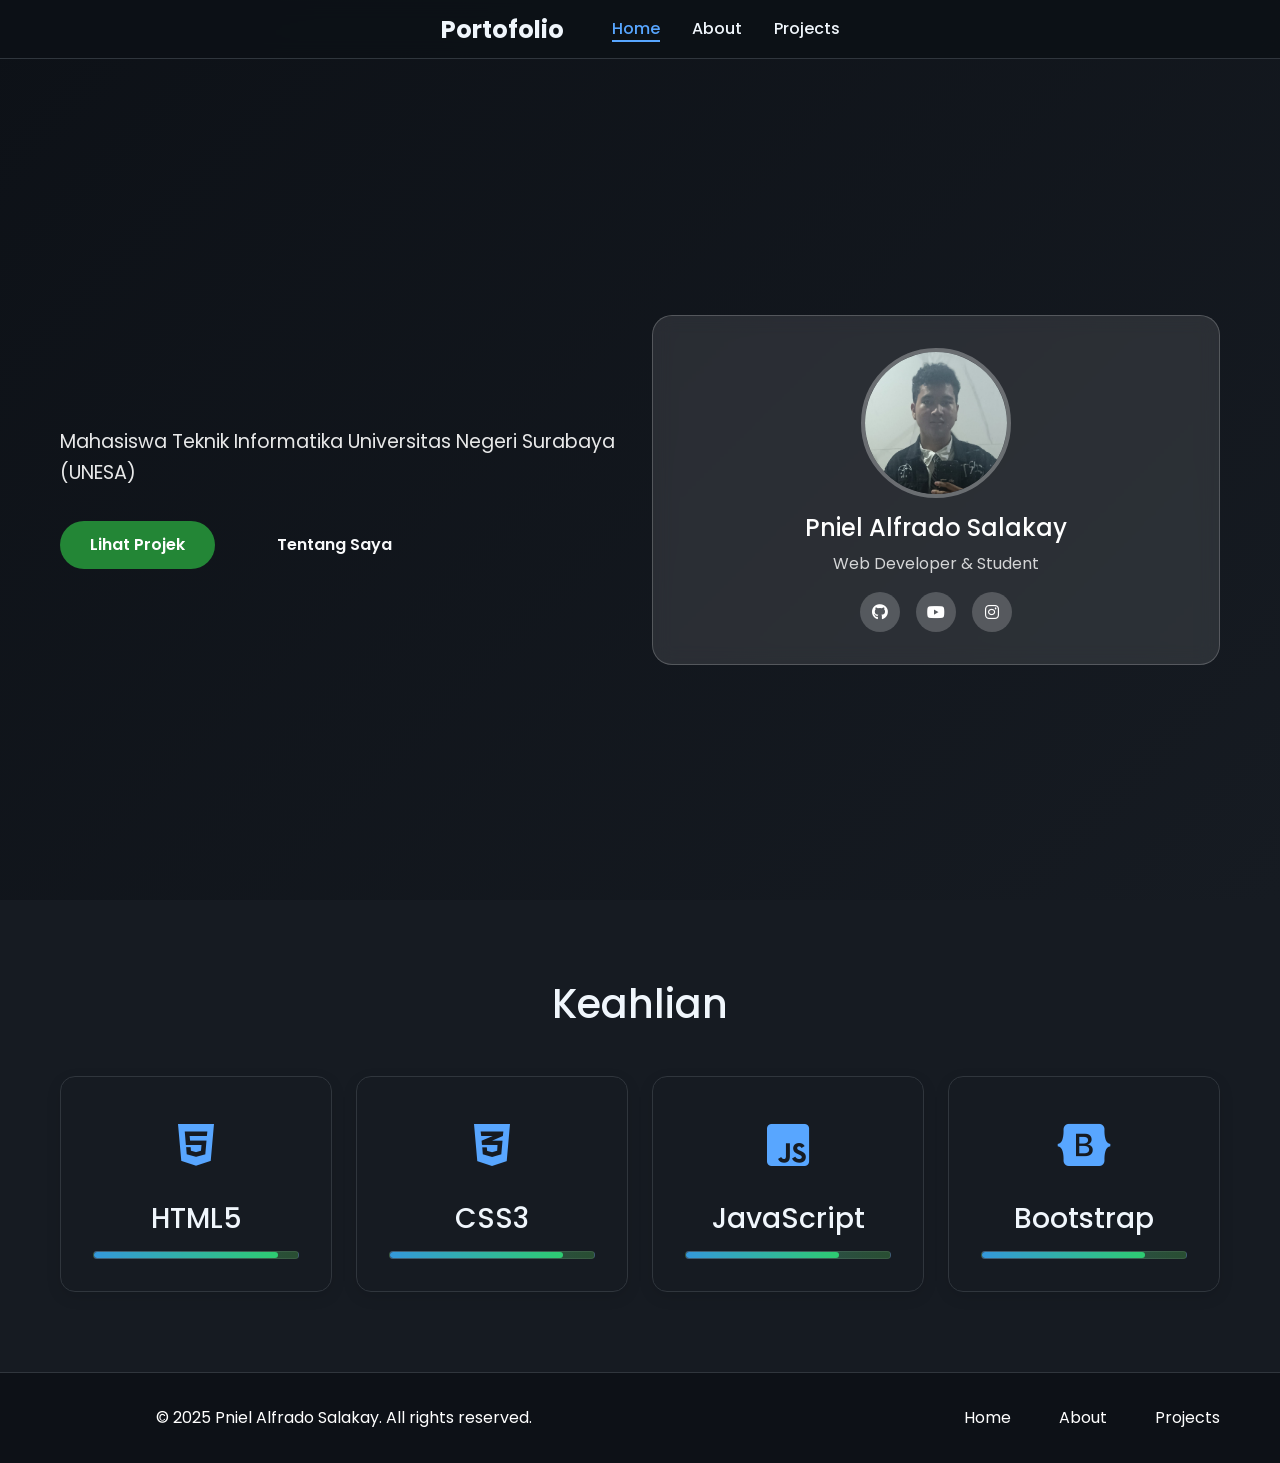
<file: index.html>
<!DOCTYPE html>
<html lang="id">
<head>
    <meta charset="UTF-8">
    <meta name="viewport" content="width=device-width, initial-scale=1.0">
    
    <!-- Title -->
    <title>Portofolio - Pniel Alfrado Salakay</title>
    
    <!-- Bootstrap CSS -->
    <link href="https://cdn.jsdelivr.net/npm/bootstrap@5.3.0/dist/css/bootstrap.min.css" rel="stylesheet">
    <link href="https://cdnjs.cloudflare.com/ajax/libs/font-awesome/6.0.0/css/all.min.css" rel="stylesheet">
    <link href="https://fonts.googleapis.com/css2?family=Poppins:wght@300;400;500;600;700&display=swap" rel="stylesheet">
    <link rel="stylesheet" href="style.css">
</head>
<body>

    <nav class="navbar">
        <div class="nav-container">
            <!-- Logo/Brand -->
            <div class="nav-logo">
                <a href="index.html">Portofolio</a>
            </div>
            
            <!-- Navigation Menu -->
            <ul class="nav-menu">
                <li class="nav-item">
                    <a href="index.html" class="nav-link active">Home</a>
                </li>
                <li class="nav-item">
                    <a href="about.html" class="nav-link">About</a>
                </li>
                <li class="nav-item">
                    <a href="projects.html" class="nav-link">Projects</a>
                </li>
            </ul>
            
            <!-- Mobile Menu Toggle (Hamburger) -->
            <div class="hamburger">
                <span class="bar"></span>
                <span class="bar"></span>
                <span class="bar"></span>
            </div>
        </div>
    </nav>

    <section class="hero">
        <div class="container">
            <div class="row align-items-center">
                <!-- Hero Content (Text) -->
                <div class="col-lg-6 col-md-12">
                    <div class="hero-content">
                        <h1 class="hero-title">
                            Halo, Saya <span class="highlight">Pniel Alfrado Salakay</span>
                        </h1>
                        <p class="hero-subtitle">
                            Mahasiswa Teknik Informatika Universitas Negeri Surabaya (UNESA)
                        </p>
                        <div class="hero-buttons">
                            <a href="projects.html" class="btn btn-primary me-3">Lihat Projek</a>
                            <a href="about.html" class="btn btn-outline-light">Tentang Saya</a>
                        </div>
                    </div>
                </div>
                
                <!-- Hero Image (Profile Card) -->
                <div class="col-lg-6 col-md-12">
                    <div class="hero-image">
                <div class="profile-card">
                    <div class="profile-img">
                        <img src="./CVK.png" alt="Profile Picture" id="profile-pic">
                    </div>
                    <div class="profile-info">
                        <h3>Pniel Alfrado Salakay</h3>
                        <p>Web Developer & Student</p>
                        <div class="social-links">
                            <a href="https://github.com/Hexkrofon" class="social-link"><i class="fab fa-github"></i></a>
                            <a href="https://www.youtube.com/@alfrado4444" class="social-link"><i class="fab fa-youtube"></i></a>
                            <a href="https://www.instagram.com/alfrado.pdf/" class="social-link"><i class="fab fa-instagram"></i></a>
                        </div>
                    </div>
                </div>
            </div>
        </div>
    </section>

    <section class="skills">
        <div class="container">
            <h2 class="section-title text-center mb-5">Keahlian</h2>
            <div class="row g-4">
                <!-- HTML5 Skill Card -->
                <div class="col-lg-3 col-md-6 col-sm-12">
                    <div class="skill-card">
                        <div class="skill-icon">
                            <i class="fab fa-html5"></i>
                        </div>
                        <h3>HTML5</h3>
                        <div class="skill-bar">
                            <div class="skill-progress" data-width="90%"></div>
                        </div>
                    </div>
                </div>
                
                <!-- CSS3 Skill Card -->
                <div class="col-lg-3 col-md-6 col-sm-12">
                    <div class="skill-card">
                        <div class="skill-icon">
                            <i class="fab fa-css3-alt"></i>
                        </div>
                        <h3>CSS3</h3>
                        <div class="skill-bar">
                            <div class="skill-progress" data-width="85%"></div>
                        </div>
                    </div>
                </div>
                
                <!-- JavaScript Skill Card -->
                <div class="col-lg-3 col-md-6 col-sm-12">
                    <div class="skill-card">
                        <div class="skill-icon">
                            <i class="fab fa-js-square"></i>
                        </div>
                        <h3>JavaScript</h3>
                        <div class="skill-bar">
                            <div class="skill-progress" data-width="75%"></div>
                        </div>
                    </div>
                </div>
                
                <!-- Bootstrap Skill Card -->
                <div class="col-lg-3 col-md-6 col-sm-12">
                    <div class="skill-card">
                        <div class="skill-icon">
                            <i class="fab fa-bootstrap"></i>
                        </div>
                        <h3>Bootstrap</h3>
                        <div class="skill-bar">
                            <div class="skill-progress" data-width="80%"></div>
                        </div>
                    </div>
                </div>
            </div>
        </div>
    </section>

    <footer class="footer">
        <div class="container">
            <div class="row align-items-center">
                <div class="col-md-6">
                    <p class="mb-0">&copy; 2025 Pniel Alfrado Salakay. All rights reserved.</p>
                </div>
                <div class="col-md-6">
                    <div class="footer-links d-flex justify-content-md-end justify-content-center">
                        <a href="index.html" class="me-3">Home</a>
                        <a href="about.html" class="me-3">About</a>
                        <a href="projects.html">Projects</a>
                    </div>
                </div>
            </div>
        </div>
    </footer>

    <!-- Bootstrap JS -->
    <script src="https://cdn.jsdelivr.net/npm/bootstrap@5.3.0/dist/js/bootstrap.bundle.min.js"></script>
    <!-- Custom JavaScript -->
    <script src="script.js"></script>
</body>
</html>
</file>
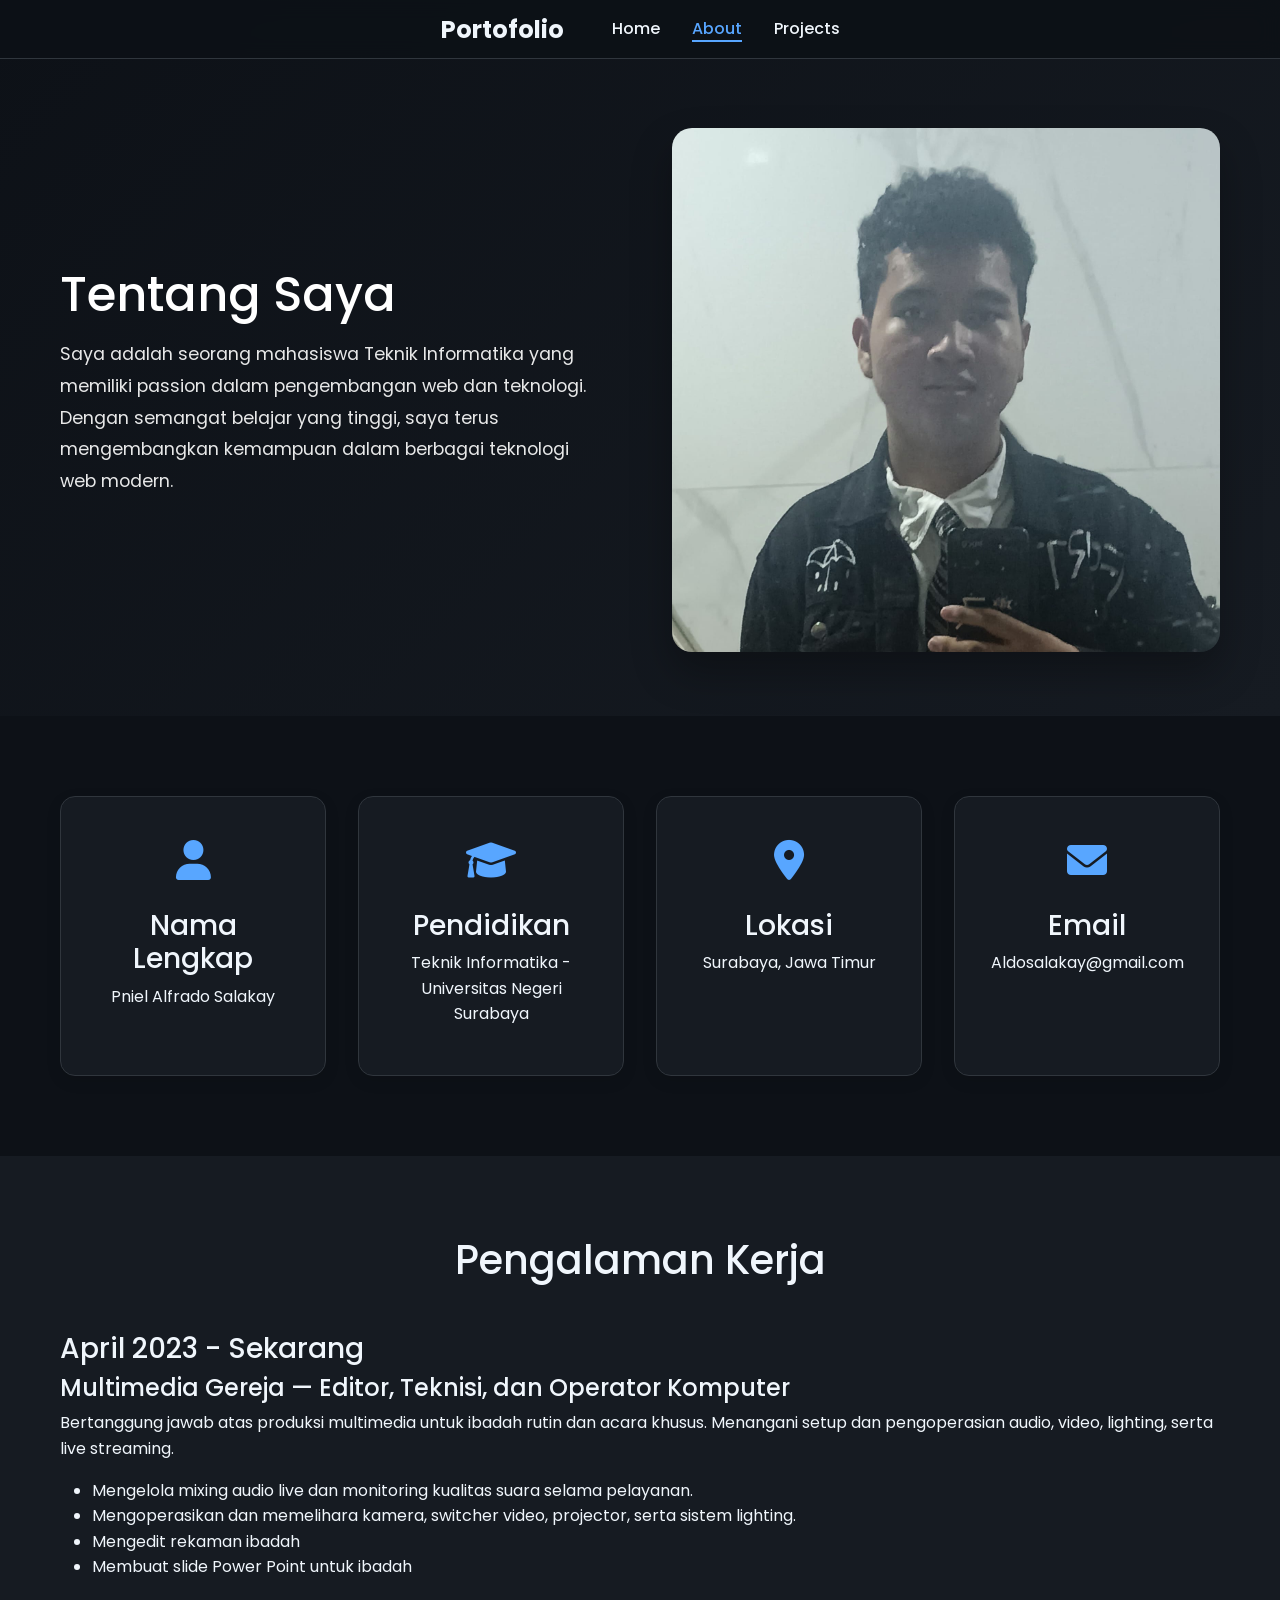
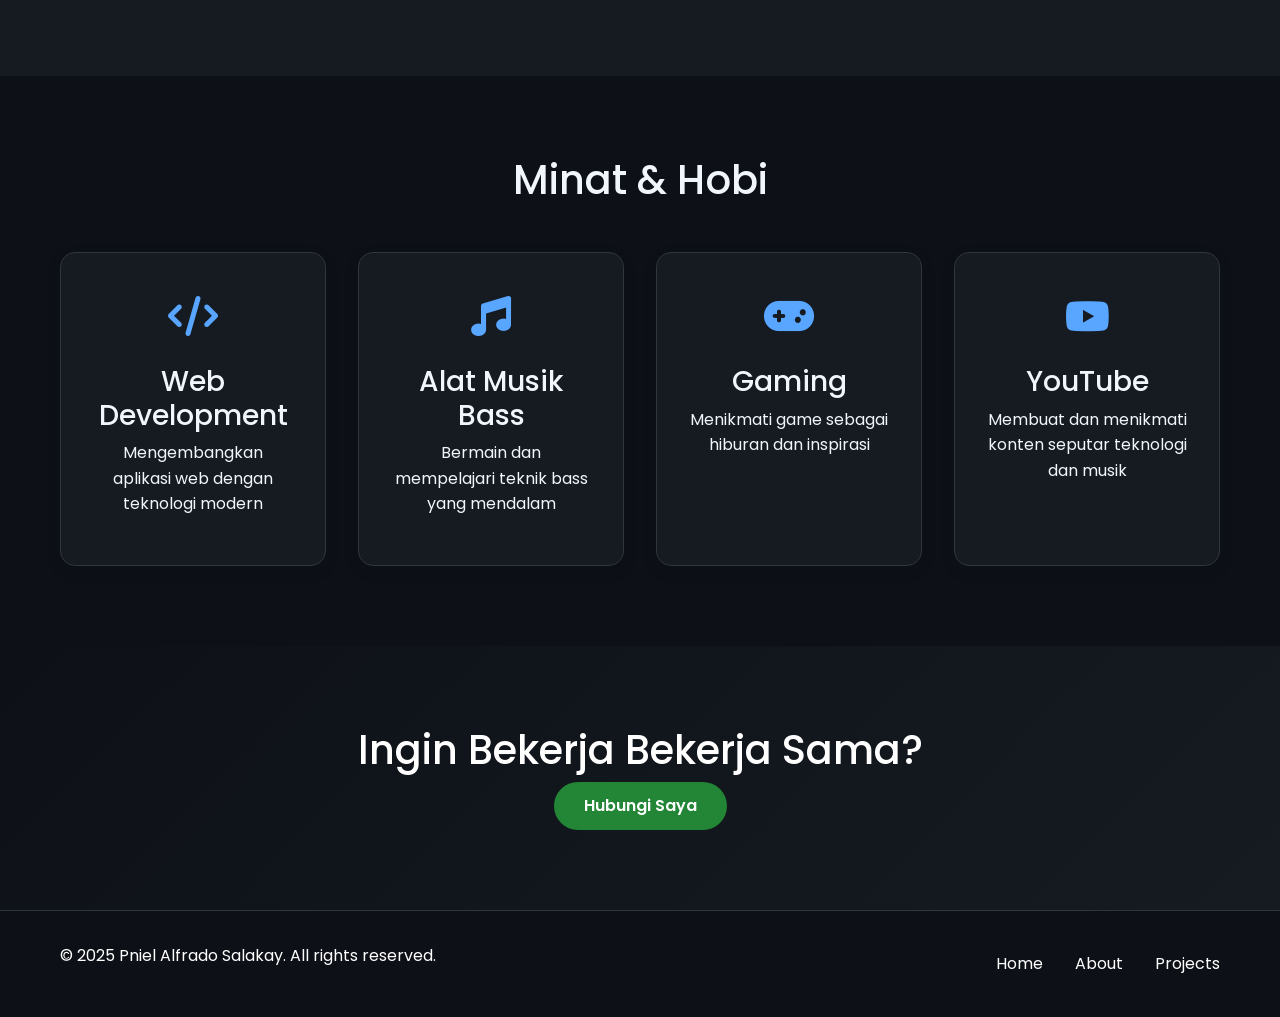
<file: about.html>
<!DOCTYPE html>
<html lang="id">
<head>
    <meta charset="UTF-8">
    <meta name="viewport" content="width=device-width, initial-scale=1.0">
    <title>About - Pniel Alfrado Salakay</title>
    <!-- Bootstrap CSS -->
    <link href="https://cdn.jsdelivr.net/npm/bootstrap@5.3.0/dist/css/bootstrap.min.css" rel="stylesheet">
    <link href="https://cdnjs.cloudflare.com/ajax/libs/font-awesome/6.0.0/css/all.min.css" rel="stylesheet">
    <link href="https://fonts.googleapis.com/css2?family=Poppins:wght@300;400;500;600;700&display=swap" rel="stylesheet">
    <link rel="stylesheet" href="style.css">
</head>
<body>
    <!-- Navigation -->
    <nav class="navbar">
        <div class="nav-container">
            <div class="nav-logo">
                <a href="index.html">Portofolio</a>
            </div>
            <ul class="nav-menu">
                <li class="nav-item">
                    <a href="index.html" class="nav-link">Home</a>
                </li>
                <li class="nav-item">
                    <a href="about.html" class="nav-link active">About</a>
                </li>
                <li class="nav-item">
                    <a href="projects.html" class="nav-link">Projects</a>
                </li>
            </ul>
            <div class="hamburger">
                <span class="bar"></span>
                <span class="bar"></span>
                <span class="bar"></span>
            </div>
        </div>
    </nav>

    <section class="about-hero">
        <div class="container">
            <div class="about-content">
                <!-- About Text Content -->
                <div class="about-text">
                    <h1 class="about-title">Tentang Saya</h1>
                    <p class="about-description">
                        Saya adalah seorang mahasiswa Teknik Informatika yang memiliki passion dalam pengembangan web dan teknologi. 
                        Dengan semangat belajar yang tinggi, saya terus mengembangkan kemampuan dalam berbagai teknologi web modern.
                    </p>
                </div>
                
                <!-- About Image -->
                <div class="about-image">
                    <img src="./CVK.png" alt="Pniel Alfrado Salakay" class="about-img">
                </div>
            </div>
        </div>
    </section>

    <section class="personal-info">
        <div class="container">
            <div class="info-grid">
                <!-- Nama Lengkap -->
                <div class="info-card">
                    <div class="info-icon">
                        <i class="fas fa-user"></i>
                    </div>
                    <h3>Nama Lengkap</h3>
                    <p>Pniel Alfrado Salakay</p>
                </div>
                
                <!-- Pendidikan -->
                <div class="info-card">
                    <div class="info-icon">
                        <i class="fas fa-graduation-cap"></i>
                    </div>
                    <h3>Pendidikan</h3>
                    <p>Teknik Informatika - Universitas Negeri Surabaya</p>
                </div>
                
                <!-- Lokasi -->
                <div class="info-card">
                    <div class="info-icon">
                        <i class="fas fa-map-marker-alt"></i>
                    </div>
                    <h3>Lokasi</h3>
                    <p>Surabaya, Jawa Timur</p>
                </div>
                
                <!-- Email -->
                <div class="info-card">
                    <div class="info-icon">
                        <i class="fas fa-envelope"></i>
                    </div>
                    <h3>Email</h3>
                    <p>Aldosalakay@gmail.com</p>
                </div>
            </div>
        </div>
    </section>

    <section class="work">
    <div class="container">
        <h2 class="section-title">Pengalaman Kerja</h2>

        <div class="timeline">
            <div class="timeline-item">
                <div class="timeline-marker"></div>
                <div class="timeline-content">
                    <h3 class="timeline-date">April 2023 - Sekarang</h3>
                    <h4>Multimedia Gereja — Editor, Teknisi, dan Operator Komputer</h4>
                    <p>
                        Bertanggung jawab atas produksi multimedia untuk ibadah rutin dan acara khusus. Menangani setup dan pengoperasian audio, video, lighting, serta live streaming.
                    </p>
                    <ul>
                        <li>Mengelola mixing audio live dan monitoring kualitas suara selama pelayanan.</li>
                        <li>Mengoperasikan dan memelihara kamera, switcher video, projector, serta sistem lighting.</li>
                        <li>Mengedit rekaman ibadah</li>
                        <li>Membuat slide Power Point untuk ibadah</li>
                    </ul>
                </div>
            </div>
        </div>
    </div>
</section>

    <section class="interests">
        <div class="container">
            <h2 class="section-title">Minat & Hobi</h2>
            <div class="interests-grid">
                <!-- Web Development -->
                <div class="interest-card">
                    <div class="interest-icon">
                        <i class="fas fa-code"></i>
                    </div>
                    <h3>Web Development</h3>
                    <p>Mengembangkan aplikasi web dengan teknologi modern</p>
                </div>
                
                <!-- Alat Musik Bass -->
                <div class="interest-card">
                    <div class="interest-icon">
                        <i class="fas fa-music"></i>
                    </div>
                    <h3>Alat Musik Bass</h3>
                    <p>Bermain dan mempelajari teknik bass yang mendalam</p>
                </div>
                
                <!-- Gaming -->
                <div class="interest-card">
                    <div class="interest-icon">
                        <i class="fas fa-gamepad"></i>
                    </div>
                    <h3>Gaming</h3>
                    <p>Menikmati game sebagai hiburan dan inspirasi</p>
                </div>
                
                <!-- YouTube -->
                <div class="interest-card">
                    <div class="interest-icon">
                        <i class="fab fa-youtube"></i>
                    </div>
                    <h3>YouTube</h3>
                    <p>Membuat dan menikmati konten seputar teknologi dan musik</p>
                </div>
            </div>
        </div>
    </section>

    <section class="contact-cta">
        <div class="container">
            <div class="cta-content">
                <h1>Ingin Bekerja Bekerja Sama?</h1>
                <a href="https://wa.me/6285259934134" class="btn btn-primary">Hubungi Saya</a>
            </div>
        </div>
    </section>

    <footer class="footer">
        <div class="container">
            <div class="footer-content">
                <p>&copy; 2025 Pniel Alfrado Salakay. All rights reserved.</p>
                <div class="footer-links">
                    <a href="index.html">Home</a>
                    <a href="about.html">About</a>
                    <a href="projects.html">Projects</a>
                </div>
            </div>
        </div>
    </footer>

    <!-- Bootstrap JS -->
    <script src="https://cdn.jsdelivr.net/npm/bootstrap@5.3.0/dist/js/bootstrap.bundle.min.js"></script>
    <!-- Custom JavaScript -->
    <script src="script.js"></script>
</body>
</html>
</file>
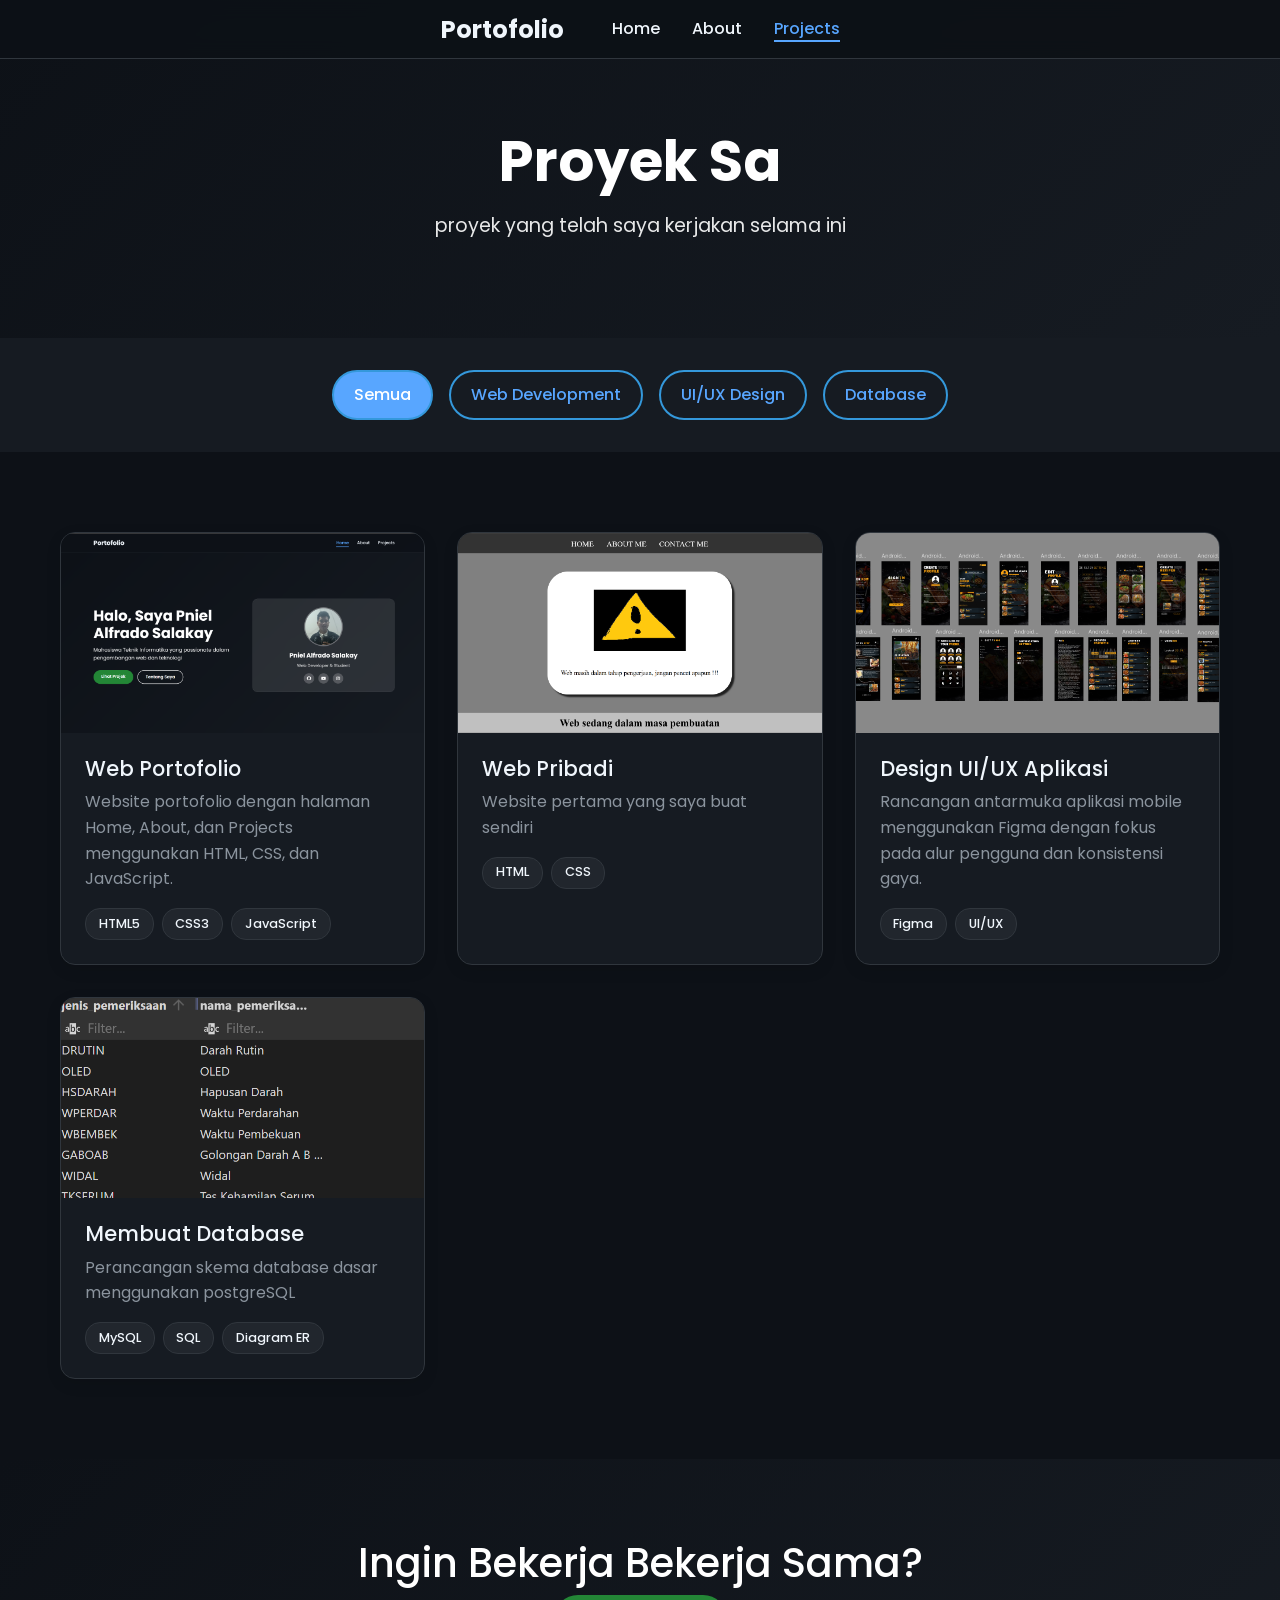
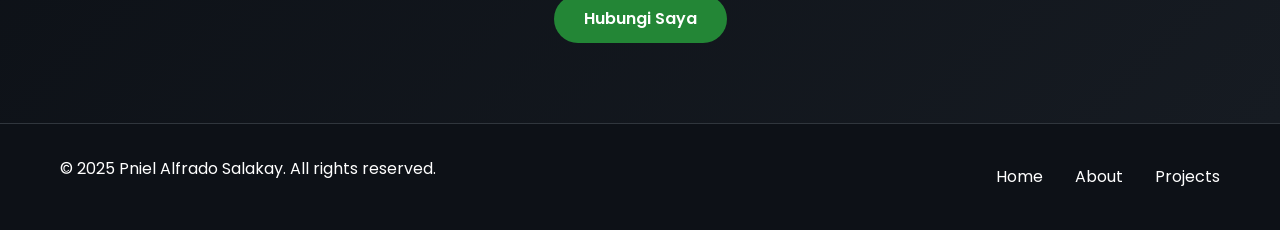
<file: projects.html>
<!DOCTYPE html>
<html lang="id">
<head>
    <meta charset="UTF-8">
    <meta name="viewport" content="width=device-width, initial-scale=1.0">    
    <title>Projects - Pniel Alfrado Salakay</title>
    <!-- Bootstrap CSS -->
    <link href="https://cdn.jsdelivr.net/npm/bootstrap@5.3.0/dist/css/bootstrap.min.css" rel="stylesheet">
    <link href="https://cdnjs.cloudflare.com/ajax/libs/font-awesome/6.0.0/css/all.min.css" rel="stylesheet">
    <link href="https://fonts.googleapis.com/css2?family=Poppins:wght@300;400;500;600;700&display=swap" rel="stylesheet">
    <link rel="stylesheet" href="style.css">
</head>
<body>
    <!-- Navigation -->
    <nav class="navbar">
        <div class="nav-container">
            <div class="nav-logo">
                <a href="index.html">Portofolio</a>
            </div>
            <ul class="nav-menu">
                <li class="nav-item">
                    <a href="index.html" class="nav-link">Home</a>
                </li>
                <li class="nav-item">
                    <a href="about.html" class="nav-link">About</a>
                </li>
                <li class="nav-item">
                    <a href="projects.html" class="nav-link active">Projects</a>
                </li>
            </ul>
            <div class="hamburger">
                <span class="bar"></span>
                <span class="bar"></span>
                <span class="bar"></span>
            </div>
        </div>
    </nav>

    <section class="projects-hero">
        <div class="container">
            <div class="hero-content">
                <h1 class="hero-title">Proyek Saya</h1>
                <p class="hero-subtitle">
                    proyek yang telah saya kerjakan selama ini
                </p>
            </div>
        </div>
    </section>


    <section class="project-filter">
        <div class="container">
            <div class="filter-buttons">
                <button class="filter-btn active" data-filter="all">Semua</button>
                <button class="filter-btn" data-filter="web">Web Development</button>
                <button class="filter-btn" data-filter="design">UI/UX Design</button>
                <button class="filter-btn" data-filter="database">Database</button>
            </div>
        </div>
    </section>

    <section class="projects-grid">
        <div class="container">
            <div class="projects-container">
                <!-- Project 1: Web Portofolio -->
                <div class="project-card" data-category="web">
                    <div class="project-image">
                        <img src="Port.png" alt="Web Portofolio">
                        <div class="project-overlay">
                            <div class="project-links">
                                <a href="https://hexkrofon.github.io/Portofolio/" class="project-link"><i class="fas fa-external-link-alt"></i></a>
                                <a href="https://github.com/Hexkrofon/Portofolio" class="project-link"><i class="fab fa-github"></i></a>
                            </div>
                        </div>
                    </div>
                    <div class="project-content">
                        <h3 class="project-title">Web Portofolio</h3>
                        <p class="project-description">
                            Website portofolio dengan halaman Home, About, dan Projects menggunakan HTML, CSS, dan JavaScript.
                        </p>
                        <div class="project-tech">
                            <span class="tech-tag">HTML5</span>
                            <span class="tech-tag">CSS3</span>
                            <span class="tech-tag">JavaScript</span>
                        </div>
                    </div>
                </div>

                <!-- Project 2: Web Pribadi -->
                <div class="project-card" data-category="web">
                    <div class="project-image">
                        <img src="WebM.png" alt="Web Pribadi">
                        <div class="project-overlay">
                            <div class="project-links">
                                <a href="https://hexkrofon.github.io/Website-Personal/" class="project-link"><i class="fas fa-external-link-alt"></i></a>
                                <a href="https://github.com/Hexkrofon/Website-Personal" class="project-link"><i class="fab fa-github"></i></a>
                            </div>
                        </div>
                    </div>
                    <div class="project-content">
                        <h3 class="project-title">Web Pribadi</h3>
                        <p class="project-description">
                            Website pertama yang saya buat sendiri
                        </p>
                        <div class="project-tech">
                            <span class="tech-tag">HTML</span>
                            <span class="tech-tag">CSS</span>
                        </div>
                    </div>
                </div>

                <!-- Project 3: Design UI/UX Aplikasi -->
                <div class="project-card" data-category="design">
                    <div class="project-image">
                        <img src="Figma.png" alt="Design UI/UX Aplikasi">
                        <div class="project-overlay">
                            <div class="project-links">
                                <a href="https://www.figma.com/design/kWWTiL2RI9q13RmklP8kKy/Untitled?node-id=0-1&p=f&t=6s42YTAVWLP6JMKu-0" class="project-link"><i class="fab fa-figma"></i></a>
                            </div>
                        </div>
                    </div>
                    <div class="project-content">
                        <h3 class="project-title">Design UI/UX Aplikasi</h3>
                        <p class="project-description">
                            Rancangan antarmuka aplikasi mobile menggunakan Figma dengan fokus pada alur pengguna dan konsistensi gaya.
                        </p>
                        <div class="project-tech">
                            <span class="tech-tag">Figma</span>
                            <span class="tech-tag">UI/UX</span>
                        </div>
                    </div>
                </div>
                
                <!-- Project 4: Membuat Database -->
                <div class="project-card" data-category="database">
                    <div class="project-image">
                        <img src="Database.png" alt="Membuat Database">
                        <div class="project-overlay">
                            <div class="project-links">
                                <a href="https://github.com/Hexkrofon/Database" class="project-link"><i class="fab fa-github"></i></a>
                            </div>
                        </div>
                    </div>
                    <div class="project-content">
                        <h3 class="project-title">Membuat Database</h3>
                        <p class="project-description">
                            Perancangan skema database dasar menggunakan postgreSQL
                        </p>
                        <div class="project-tech">
                            <span class="tech-tag">MySQL</span>
                            <span class="tech-tag">SQL</span>
                            <span class="tech-tag">Diagram ER</span>
                        </div>
                    </div>
                </div>
            </div>
        </div>
    </section>

    <section class="contact-cta">
        <div class="container">
            <div class="cta-content">
                <h1>Ingin Bekerja Bekerja Sama?</h1>
                <a href="https://wa.me/6285259934134" class="btn btn-primary">Hubungi Saya</a>
            </div>
        </div>
    </section>

    <footer class="footer">
        <div class="container">
            <div class="footer-content">
                <p>&copy; 2025 Pniel Alfrado Salakay. All rights reserved.</p>
                <div class="footer-links">
                    <a href="index.html">Home</a>
                    <a href="about.html">About</a>
                    <a href="projects.html">Projects</a>
                </div>
            </div>
        </div>
    </footer>

    <!-- Bootstrap JS -->
    <script src="https://cdn.jsdelivr.net/npm/bootstrap@5.3.0/dist/js/bootstrap.bundle.min.js"></script>
    <!-- Custom JavaScript -->
    <script src="script.js"></script>
</body>
</html>
</file>
<file: style.css>
* {
    margin: 0;
    padding: 0;
    box-sizing: border-box;
}

/* Base body styles */
body {
    font-family: 'Poppins', sans-serif;  /* Google Fonts - Poppins */
    line-height: 1.6;                    /* Improved readability */
    color: #f0f6fc;                      /* Light text color */
    background-color: #0d1117;           /* Dark background */
    overflow-x: hidden;                  /* Prevent horizontal scroll */
}

/* Container utility class */
.container {
    max-width: 1200px;                   /* Maximum width */
    margin: 0 auto;                      /* Center container */
    padding: 0 20px;                     /* Horizontal padding */
}

/* ========================================
   NAVIGATION STYLES
   ======================================== */

/* Main navigation bar */
.navbar {
    position: fixed;                      /* Fixed position */
    top: 0;                              /* Stick to top */
    left: 0;                             /* Ensure left alignment */
    width: 100%;                         /* Full width */
    background: rgba(13, 17, 23, 0.95);  /* Semi-transparent background */
    backdrop-filter: blur(10px);         /* Glass effect */
    border-bottom: 1px solid #30363d;    /* Subtle border */
    z-index: 1000;                       /* High z-index */
    padding: 1rem 0;                     /* Vertical padding */
    transition: all 0.3s ease;           /* Smooth transitions */
    display: flex;                       /* Flexbox layout */
    align-items: center;                 /* Vertical center alignment */
}

/* Navigation container */
.nav-container {
    max-width: 1200px;                   /* Match container width */
    margin: 0 auto;                      /* Center container */
    padding: 0 20px;                     /* Horizontal padding */
    display: flex;                       /* Flexbox layout */
    justify-content: space-between;      /* Space between logo and menu */
    align-items: center;                 /* Vertical center alignment */
    height: 100%;                        /* Full height */
    gap: 2rem;                           /* Gap between logo and menu */
}

.nav-logo {
    margin-right: 1rem;                  /* Add spacing after logo */
}

.nav-logo a {
    font-size: 1.5rem;
    font-weight: 700;
    color: #f0f6fc;
    text-decoration: none;
    transition: color 0.3s ease;
    display: inline-block;               /* Ensure proper alignment */
    line-height: 1;                      /* Consistent line height */
    vertical-align: middle;              /* Vertical alignment */
}

.nav-logo a:hover {
    color: #58a6ff;
}

.nav-menu {
    display: flex;
    list-style: none;
    gap: 2rem;
    margin: 0;                           /* Remove default margin */
    padding: 0;                          /* Remove default padding */
    align-items: center;                 /* Vertical center alignment */
}

.nav-item {
    display: flex;                       /* Flexbox for proper alignment */
    align-items: center;                 /* Vertical center alignment */
}

.nav-link {
    text-decoration: none;
    color: #f0f6fc;
    font-weight: 500;
    transition: color 0.3s ease;
    position: relative;
    display: inline-block;               /* Ensure proper alignment */
    line-height: 1;                      /* Consistent line height */
    vertical-align: middle;              /* Vertical alignment */
}

.nav-link:hover,
.nav-link.active {
    color: #58a6ff;
}

.nav-link::after {
    content: '';
    position: absolute;
    bottom: -5px;
    left: 0;
    width: 0;
    height: 2px;
    background: #58a6ff;
    transition: width 0.3s ease;
}

.nav-link:hover::after,
.nav-link.active::after {
    width: 100%;
}

.hamburger {
    display: none;
    flex-direction: column;
    cursor: pointer;
}

.bar {
    width: 25px;
    height: 3px;
    background: #333;
    margin: 3px 0;
    transition: 0.3s;
}

/* ========================================
   HERO SECTION STYLES
   ======================================== */

/* Main hero section */
.hero {
    min-height: 100vh;                                    /* Full viewport height */
    display: flex;                                         /* Flexbox layout */
    align-items: center;                                   /* Vertical center */
    background: linear-gradient(135deg, #0d1117 0%, #161b22 100%);  /* Gradient background */
    color: white;                                          /* White text */
    padding-top: 80px;                                     /* Account for fixed navbar */
}

.hero-container {
    max-width: 1200px;
    margin: 0 auto;
    padding: 0 20px;
    display: grid;
    grid-template-columns: 1fr 1fr;
    gap: 4rem;
    align-items: center;
}

.hero-title {
    font-size: 3.5rem;
    font-weight: 700;
    margin-bottom: 1rem;
    line-height: 1.2;
}

.highlight {
    color: #58a6ff;
}

.hero-subtitle {
    font-size: 1.2rem;
    margin-bottom: 2rem;
    opacity: 0.9;
}

.hero-buttons {
    display: flex;
    gap: 1rem;
}

.btn {
    padding: 12px 30px;
    border: none;
    border-radius: 50px;
    text-decoration: none;
    font-weight: 600;
    transition: all 0.3s ease;
    cursor: pointer;
    display: inline-block;
}

.btn-primary {
    background: #238636;
    color: white;
}

.btn-primary:hover {
    background: #2ea043;
    transform: translateY(-2px);
}

.btn-secondary {
    background: transparent;
    color: white;
    border: 2px solid white;
}

.btn-secondary:hover {
    background: #161b22;
    color: #667eea;
    transform: translateY(-2px);
}

.profile-card {
    background: rgba(255, 255, 255, 0.1);
    backdrop-filter: blur(10px);
    border-radius: 20px;
    padding: 2rem;
    text-align: center;
    border: 1px solid rgba(255, 255, 255, 0.2);
}

.profile-img {
    width: 150px;
    height: 150px;
    margin: 0 auto 1rem;
    border-radius: 50%;
    overflow: hidden;
    border: 4px solid rgba(255, 255, 255, 0.3);
}

.profile-img img {
    width: 100%;
    height: 100%;
    object-fit: cover;
}

.profile-info h3 {
    font-size: 1.5rem;
    margin-bottom: 0.5rem;
}

.profile-info p {
    opacity: 0.8;
    margin-bottom: 1rem;
}

.social-links {
    display: flex;
    justify-content: center;
    gap: 1rem;
}

.social-link {
    width: 40px;
    height: 40px;
    background: rgba(255, 255, 255, 0.2);
    border-radius: 50%;
    display: flex;
    align-items: center;
    justify-content: center;
    color: white;
    text-decoration: none;
    transition: all 0.3s ease;
}

.social-link:hover {
    background: #238636;
    transform: translateY(-2px);
}

/* ========================================
   SKILLS SECTION STYLES
   ======================================== */

/* Skills section container */
.skills {
    padding: 5rem 0;                      /* Vertical padding */
    background: #161b22;                  /* Dark background */
}

.section-title {
    text-align: center;
    font-size: 2.5rem;
    margin-bottom: 3rem;
    color: #f0f6fc;
}

.skills-grid {
    display: grid;
    grid-template-columns: repeat(auto-fit, minmax(250px, 1fr));
    gap: 2rem;
}

.skill-card {
    background: #161b22;
    padding: 2rem;
    border-radius: 15px;
    text-align: center;
    box-shadow: 0 5px 15px rgba(0, 0, 0, 0.1);
    border: 1px solid #30363d;
    transition: transform 0.3s ease;
}

.skill-card:hover {
    transform: translateY(-5px);
}

.skill-icon {
    font-size: 3rem;
    margin-bottom: 1rem;
}

.skill-icon i {
    color: #58a6ff;
}

.skill-bar {
    width: 100%;
    height: 8px;
    background: linear-gradient(90deg, rgba(100, 181, 246, 0.35), rgba(76, 175, 80, 0.35));
    border: 1px solid rgba(255, 255, 255, 0.08);
    border-radius: 4px;
    overflow: hidden;
    margin-top: 1rem;
}

.skill-progress {
    height: 100%;
    background: linear-gradient(90deg, #3498db, #2ecc71);
    border-radius: 4px;
    width: 0;
    transition: width 2s ease;
}

/* About Page Styles */
.about-hero {
    padding: 8rem 0 4rem;
    background: linear-gradient(135deg, #0d1117 0%, #161b22 100%);
    color: white;
}

.about-content {
    display: grid;
    grid-template-columns: 1fr 1fr;
    gap: 4rem;
    align-items: center;
}

.about-title {
    font-size: 3rem;
    margin-bottom: 1rem;
}

.about-description {
    font-size: 1.1rem;
    line-height: 1.8;
    opacity: 0.9;
}

.about-img {
    width: 100%;
    border-radius: 20px;
    box-shadow: 0 20px 40px rgba(0, 0, 0, 0.3);
}

.personal-info {
    padding: 5rem 0;
}

.info-grid {
    display: grid;
    grid-template-columns: repeat(auto-fit, minmax(250px, 1fr));
    gap: 2rem;
}

.info-card {
    background: #161b22;
    padding: 2rem;
    border-radius: 15px;
    text-align: center;
    box-shadow: 0 5px 15px rgba(0, 0, 0, 0.1);
    border: 1px solid #30363d;
    transition: transform 0.3s ease;
}

.info-card:hover {
    transform: translateY(-5px);
}

.info-icon {
    font-size: 2.5rem;
    color: #58a6ff;
    margin-bottom: 1rem;
}

.work {
    padding: 5rem 0;
    background: #161b22;
}

.interests {
    padding: 5rem 0;
}

.interests-grid {
    display: grid;
    grid-template-columns: repeat(auto-fit, minmax(250px, 1fr));
    gap: 2rem;
}

.interest-card {
    background: #161b22;
    padding: 2rem;
    border-radius: 15px;
    text-align: center;
    box-shadow: 0 5px 15px rgba(0, 0, 0, 0.1);
    border: 1px solid #30363d;
    transition: transform 0.3s ease;
}

.interest-card:hover {
    transform: translateY(-5px);
}

.interest-icon {
    font-size: 2.5rem;
    color: #58a6ff;
    margin-bottom: 1rem;
}

/* ========================================
   PROJECTS PAGE STYLES
   ======================================== */

/* Projects hero section */
.projects-hero {
    padding: 8rem 0 4rem;                                 /* Vertical padding */
    background: linear-gradient(135deg, #0d1117 0%, #161b22 100%);  /* Gradient background */
    color: white;                                          /* White text */
    text-align: center;                                    /* Center alignment */
}

.project-filter {
    padding: 2rem 0;
    background: #161b22;
}

.filter-buttons {
    display: flex;
    justify-content: center;
    gap: 1rem;
    flex-wrap: wrap;
}

.filter-btn {
    padding: 10px 20px;
    border: 2px solid #3498db;
    background: transparent;
    color: #58a6ff;
    border-radius: 25px;
    cursor: pointer;
    transition: all 0.3s ease;
    font-weight: 500;
}

.filter-btn.active,
.filter-btn:hover {
    background: #58a6ff;
    color: white;
}

.projects-grid {
    padding: 5rem 0;
}

.projects-container {
    display: grid;
    grid-template-columns: repeat(auto-fit, minmax(350px, 1fr));
    gap: 2rem;
}

.project-card {
    background: #161b22;
    border-radius: 15px;
    overflow: hidden;
    box-shadow: 0 5px 15px rgba(0, 0, 0, 0.1);
    border: 1px solid #30363d;
    transition: transform 0.3s ease;
}

.project-card:hover {
    transform: translateY(-5px);
}

.project-image {
    position: relative;
    overflow: hidden;
    height: 200px;
}

.project-image img {
    width: 100%;
    height: 100%;
    object-fit: cover;
    transition: transform 0.3s ease;
}

.project-overlay {
    position: absolute;
    top: 0;
    left: 0;
    right: 0;
    bottom: 0;
    background: rgba(52, 152, 219, 0.9);
    display: flex;
    align-items: center;
    justify-content: center;
    opacity: 0;
    transition: opacity 0.3s ease;
}

.project-card:hover .project-overlay {
    opacity: 1;
}

.project-card:hover .project-image img {
    transform: scale(1.1);
}

.project-links {
    display: flex;
    gap: 1rem;
}

.project-link {
    width: 50px;
    height: 50px;
    background: #161b22;
    border-radius: 50%;
    display: flex;
    align-items: center;
    justify-content: center;
    color: #58a6ff;
    text-decoration: none;
    transition: transform 0.3s ease;
}

.project-link:hover {
    transform: scale(1.1);
}

.project-content {
    padding: 1.5rem;
}

.project-title {
    font-size: 1.3rem;
    margin-bottom: 0.5rem;
    color: #f0f6fc;
}

.project-description {
    color: #8b949e;
    margin-bottom: 1rem;
    line-height: 1.6;
}

.project-tech {
    display: flex;
    flex-wrap: wrap;
    gap: 0.5rem;
}

.tech-tag {
    background: #21262d;
    color: #f0f6fc;
    padding: 0.3rem 0.8rem;
    border-radius: 15px;
    font-size: 0.8rem;
    font-weight: 500;
    border: 1px solid #30363d;
}

.project-stats {
    padding: 5rem 0;
    background: #161b22;
}

.stats-grid {
    display: grid;
    grid-template-columns: repeat(auto-fit, minmax(200px, 1fr));
    gap: 2rem;
}

.stat-item {
    text-align: center;
    background: #161b22;
    padding: 2rem;
    border-radius: 15px;
    box-shadow: 0 5px 15px rgba(0, 0, 0, 0.1);
}

.stat-number {
    font-size: 3rem;
    font-weight: 700;
    color: #58a6ff;
    margin-bottom: 0.5rem;
}

.stat-label {
    color: #8b949e;
    font-weight: 500;
}

/* Contact CTA */
.contact-cta {
    padding: 5rem 0;
    background: linear-gradient(135deg, #0d1117 0%, #161b22 100%);
    color: white;
    text-align: center;
}

.cta-content h2 {
    font-size: 2.5rem;
    margin-bottom: 1rem;
}

.cta-content p {
    font-size: 1.1rem;
    margin-bottom: 2rem;
    opacity: 0.9;
}

/* ========================================
   FOOTER STYLES
   ======================================== */

/* Main footer */
.footer {
    background: #0d1117;                  /* Dark background */
    color: white;                         /* White text */
    padding: 2rem 0;                      /* Vertical padding */
    text-align: center;                   /* Center alignment */
    border-top: 1px solid #30363d;        /* Top border */
}

.footer-content {
    display: flex;
    justify-content: space-between;
    align-items: center;
    flex-wrap: wrap;
    gap: 1rem;
}

.footer-links {
    display: flex;
    gap: 2rem;
}

.footer-links a {
    color: white;
    text-decoration: none;
    transition: color 0.3s ease;
}

.footer-links a:hover {
    color: #58a6ff;
}

/* ========================================
   ANIMATIONS
   ======================================== */

/* Fade in up animation keyframes */
@keyframes fadeInUp {
    from {
        opacity: 0;                        /* Start invisible */
        transform: translateY(30px);       /* Start 30px below */
    }
    to {
        opacity: 1;                        /* End visible */
        transform: translateY(0);          /* End at normal position */
    }
}

/* Fade in up animation class */
.fade-in-up {
    animation: fadeInUp 0.6s ease forwards;  /* Apply animation */
}

/* ========================================
   RESPONSIVE DESIGN
   ======================================== */

/* Mobile styles - screens smaller than 768px */
@media (max-width: 768px) {
    .hamburger {
        display: flex;
    }

    .nav-menu {
        position: fixed;
        left: 0;
        top: -100%;
        flex-direction: column;
        background-color: #161b22;
        width: 100%;
        text-align: center;
        transition: top 0.3s ease;
        box-shadow: 0 10px 27px rgba(0, 0, 0, 0.3);
        padding: 2rem 0;
        border-bottom: 1px solid #30363d;
        z-index: 999;
    }

    .nav-menu.active {
        top: 70px;
    }

    .nav-menu .nav-link {
        color: #f0f6fc;
        padding: 1rem 0;
        display: block;
        font-size: 1.1rem;
    }

    .nav-menu .nav-link:hover,
    .nav-menu .nav-link.active {
        color: #58a6ff;
        background-color: rgba(88, 166, 255, 0.1);
    }

    .hero-container {
        grid-template-columns: 1fr;
        text-align: center;
        gap: 2rem;
    }

    .hero-title {
        font-size: 2.5rem;
    }

    .about-content {
        grid-template-columns: 1fr;
        gap: 2rem;
    }

    .about-title {
        font-size: 2rem;
    }

    .timeline::before {
        left: 20px;
    }

    .timeline-item {
        width: 100%;
        left: 0 !important;
        padding-left: 3rem !important;
        padding-right: 0 !important;
    }

    .timeline-marker {
        left: 10px !important;
        right: auto !important;
    }

    .footer-content {
        flex-direction: column;
        text-align: center;
    }

    .projects-container {
        grid-template-columns: 1fr;
    }

    .filter-buttons {
        flex-direction: column;
        align-items: center;
    }
}

@media (max-width: 480px) {
    .hero-title {
        font-size: 2rem;
    }

    .hero-buttons {
        flex-direction: column;
        align-items: center;
    }

    .btn {
        width: 200px;
    }

    .section-title {
        font-size: 2rem;
    }

    .cta-content h2 {
        font-size: 2rem;
    }
}
</file>
